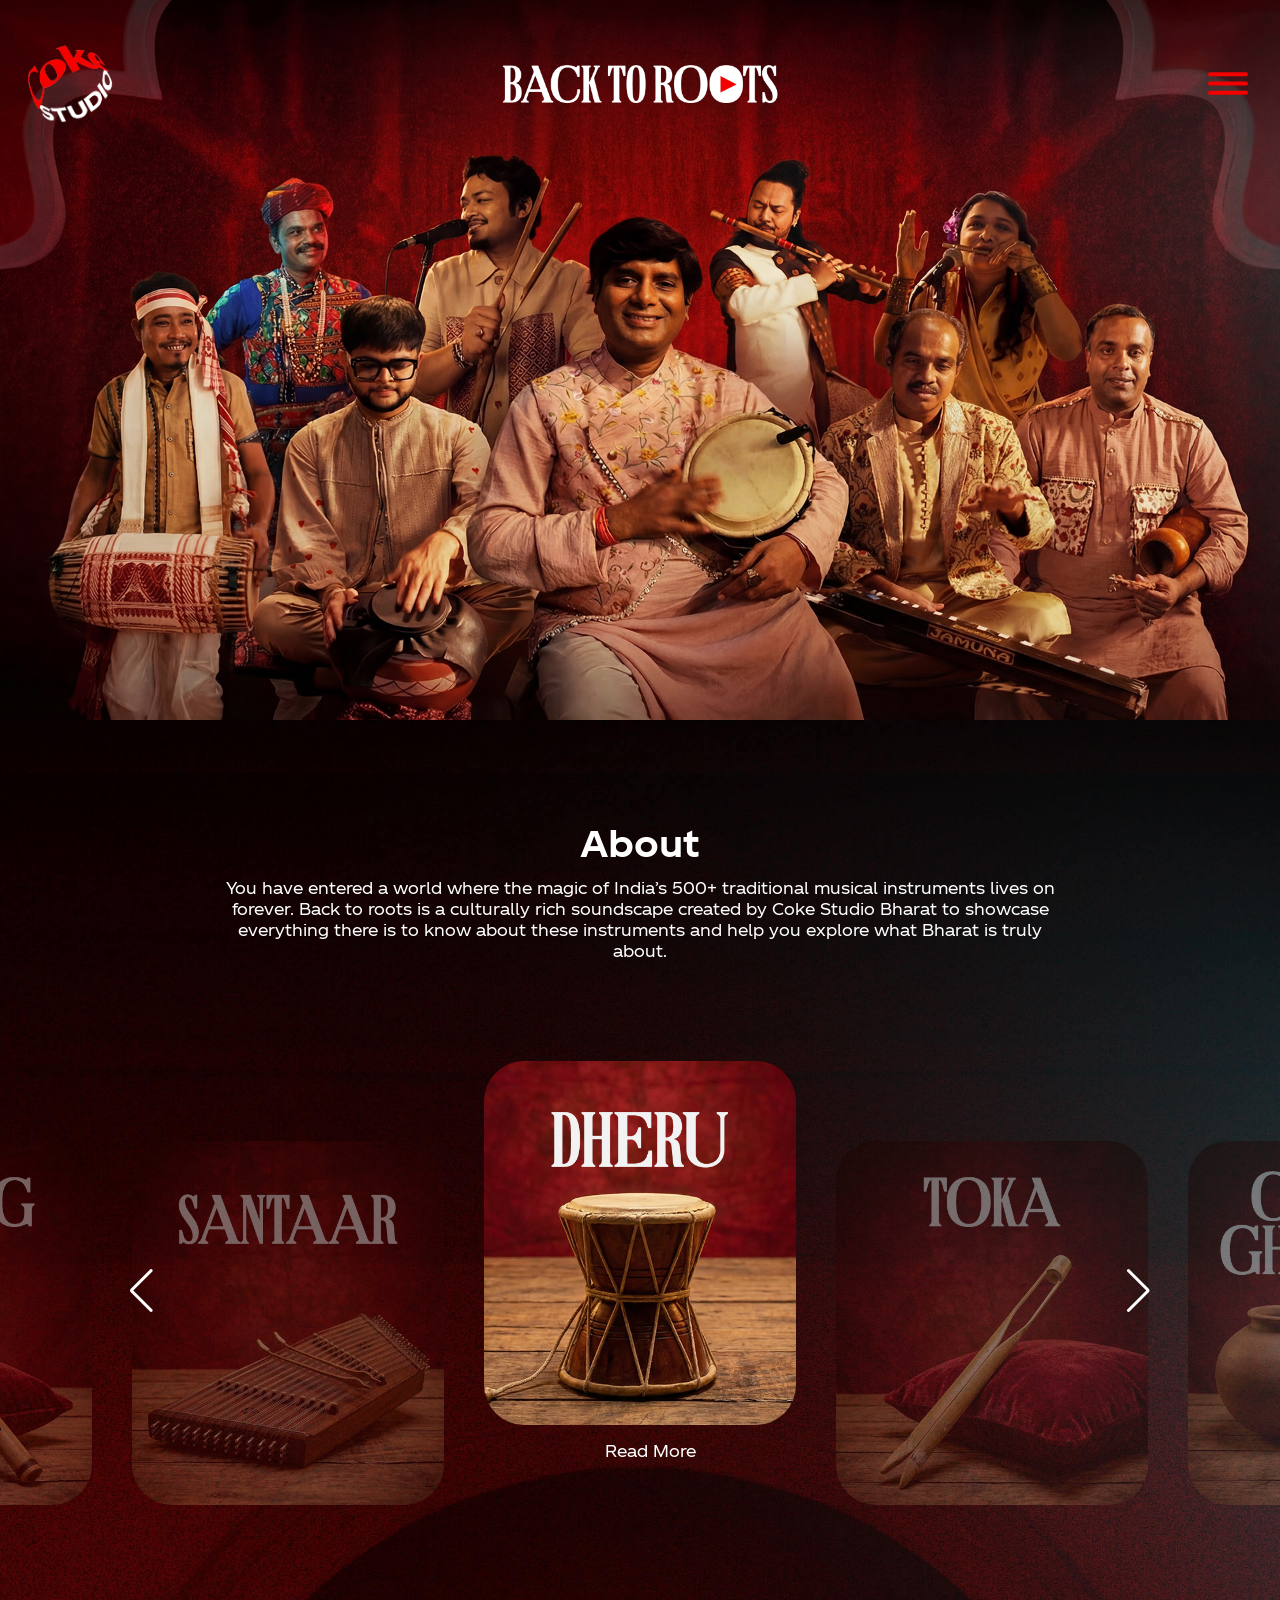
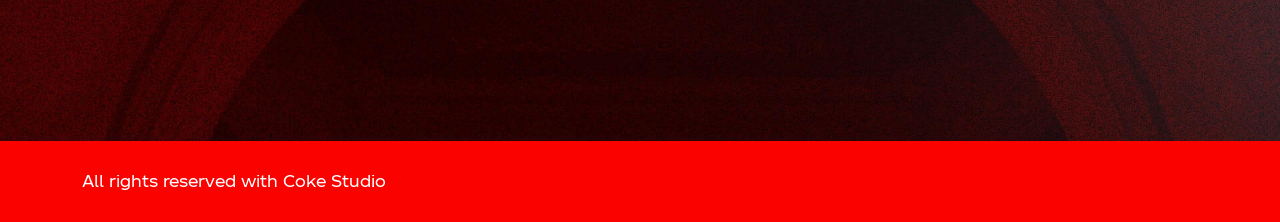
<file: index.html>
<!-- Start: Header -->
<!doctype html>
<html class="no-js" lang="en">

<head>
    <meta charset="utf-8">
    <meta name="description" content="">
    <meta name="viewport" content="width=device-width, initial-scale=1.0">
    <title>Back to Roots</title>
    <link rel="apple-touch-icon" href="apple-touch-icon.png">
    <!-- Place favicon.ico in the root directory -->
    <link rel="shortcut icon" href="images/favicon.ico"> 

    <link rel="stylesheet" href="styles/vendor.css?v=1.0">

    <link rel="stylesheet" href="styles/main.css?v=1.0">

</head>

<body>
<header class="header">
  <div class="container-fluid">
    <div class="d-flex">
      <div class="logo"><a href=""><img src="images/logo.svg" alt=""></a></div>
      <!-- <div class="menu"><a href=""><img src="images/menu.svg" alt=""></a></div> -->
      <div class="dropdown dropdown-menu-end">
        <button type="button" class="" data-bs-toggle="dropdown"></button>
        <ul class="dropdown-menu">
          <li><a class="dropdown-item" href="#">Home</a></li>
          <li><a class="dropdown-item" href="#about">About</a></li>
          <!-- <li><a class="dropdown-item" href="#stories">Stories</a></li>
          <li><a class="dropdown-item" href="#help">Help</a></li> -->
        </ul>
      </div>
    </div>
  </div>
</header>

<div class="banner">
    <div class="title">
        <picture>
            <source media="(min-width:650px)" srcset="images/Back-to-Roots.png">
            <img src="images/Back-to-Roots-Mob.png" alt="banner" class="img-full">
        </picture>
    </div>
    <picture>
        <source media="(min-width:650px)" srcset="images/banner.jpg">
        <img src="images/banner-mob.jpg" alt="banner" class="img-full">
    </picture>
</div>
<div class="body-ctnt">
    <div class="about-us" id="about">
        <div class="container">
            <div class="row justify-content-center">
                <div class="col-md-9">
                    <h2 class="hd2">About</h2>
                    <p class="mb-0">You have entered a world where the magic of India’s 500+ traditional musical instruments lives on forever. Back to roots is a culturally rich soundscape created by Coke Studio Bharat to showcase everything there is to know about these instruments and help you explore what Bharat is truly about.</p>
                </div>
            </div>
        </div>
    </div>
    <div class="tribe-stories" id="stories">
        <div class="swiper mySwiper">
            <div class="swiper-wrapper">
                <div class="swiper-slide"><a href="#" data-modal-target="story-card-deru">
                        <figure><img src="images/card-1.jpg" alt=""></figure>
                        <div class="card-info">
                            <!-- <h3>Deru</h3> -->
                            <p>Read More</p>
                        </div>
                    </a>
                </div>
                <div class="swiper-slide"><a href="#" data-modal-target="story-card-toka">
                        <figure><img src="images/card-2.jpg" alt=""></figure>
                        <div class="card-info">
                            <!-- <h3>Toka</h3> -->
                           <p>Read More</p>
                        </div>
                    </a>
                </div>
                <div class="swiper-slide"><a href="#" data-modal-target="story-card-ghado-ghamelo">
                        <figure><img src="images/card-3.jpg" alt=""></figure>
                        <div class="card-info">
                            <!-- <h3>Ghado Ghamelo</h3> -->
                           <p>Read More</p>
                        </div>
                    </a>
                </div>
                <div class="swiper-slide"><a href="#" data-modal-target="story-card-bugchu">
                        <figure><img src="images/card-4.jpg" alt=""></figure>
                        <div class="card-info">
                            <!-- <h3>Bugchu</h3> -->
                           <p>Read More</p>
                        </div>
                    </a>
                </div>
                <div class="swiper-slide"><a href="#" data-modal-target="story-card-gogona">
                        <figure><img src="images/card-5.jpg" alt=""></figure>
                        <div class="card-info">
                            <!-- <h3>Gogona</h3> -->
                           <p>Read More</p>
                        </div>
                    </a>
                </div>
                <div class="swiper-slide"><a href="#" data-modal-target="story-card-jodia-pava">
                        <figure><img src="images/card-6.jpg" alt=""></figure>
                        <div class="card-info">
                            <!-- <h3>Jodia Pava</h3> -->
                           <p>Read More</p>
                        </div>
                    </a>
                </div>
                <div class="swiper-slide"><a href="#" data-modal-target="story-card-ghada">
                        <figure><img src="images/card-7.jpg" alt=""></figure>
                        <div class="card-info">
                            <!-- <h3>Ghada</h3> -->
                           <p>Read More</p>
                        </div>
                    </a>
                </div>
                <div class="swiper-slide"><a href="#" data-modal-target="story-card-siphung">
                        <figure><img src="images/card-8.jpg" alt=""></figure>
                        <div class="card-info">
                            <!-- <h3>Siphung</h3> -->
                           <p>Read More</p>
                        </div>
                    </a>
                </div>
                <div class="swiper-slide"><a href="#" data-modal-target="story-card-santaar">
                        <figure><img src="images/card-9.jpg" alt=""></figure>
                        <div class="card-info">
                            <!-- <h3>Santaar</h3> -->
                           <p>Read More</p>
                        </div>
                    </a>
                </div>
            </div>
            <div class="swiper-button-next"></div>
            <div class="swiper-button-prev"></div>
        </div>
        <!-- <div class="container text-center">
            <div class="row justify-content-center">
                <div class="col-md-9">
            <h2 class="hd2">Your Instrumental Stories</h2>
            <p class="mb-0">We invite you to preserve the historic rhythms of India by sharing stories of traditional instruments you might know, that deserve to be in the spotlight.</p>
                </div></div>
        </div> -->
    </div>
    <div class="help-tribe" id="help">
        <div class="container">
            <!-- <h2 class="hd2">Help an instrument tell its tale.</h2>
            <p class="mb-0">Know of a forgotten instrument? Let the world hear by telling us about it.</p> -->

        </div>
    </div>
</div>

<div class="modal fade card-modal" id="storyCardModal" tabindex="-1" aria-labelledby="storyCardModalLabel" aria-hidden="true">
    <div class="modal-dialog modal-dialog-centered modal-lg">
        <div class="modal-content">
            <div class="modal-body" id="storyCardModalBody"></div>
        </div>
    </div>
</div>

<div class="story-card-content d-none" id="story-card-deru">
    <button type="button" class="btn-close btn-close-white card-modal-close" data-bs-dismiss="modal" aria-label="Close"></button>
    <div class="row align-items-center g-4">
        <div class="col-md-6">
            <figure class="card-modal-image-wrap mb-0">
                <a href="#" class="play-audio"></a>
                <img src="images/card-1.jpg" alt="Deru" class="img-full">
            </figure>
            <audio id="deru-audio" src="audio/Deru.mp3"></audio>
        </div>
        <div class="col-md-6">
            <div class="card-modal-copy">
                <h2 class="hd3">Dheru</h2>
                <p class="mb-0">A traditional hourglass shaped percussion drum from North Indian folk music, especially Rajasthan and Haryana, played in ritual and folk song ensembles to create deep rhythmic beats. It’s deep and punchy drum sounds were used to create dynamic rhythms in Coke Studio’s song <a href="https://www.youtube.com/watch?v=s0bJkT5EyTc&list=RDs0bJkT5EyTc&start_radio=1" target="_blank">Ishq Bawla</a> that was released on 18 June 2025.</p>
            </div>
        </div>
    </div>
</div>
<div class="story-card-content d-none" id="story-card-toka">
    <button type="button" class="btn-close btn-close-white card-modal-close" data-bs-dismiss="modal" aria-label="Close"></button>
    <div class="row align-items-center g-4">
        <div class="col-md-6">
            <figure class="card-modal-image-wrap mb-0">
                <a href="#" class="play-audio"></a>
                <img src="images/card-2.jpg" alt="Toka" class="img-full">
            </figure>
            <audio id="toka-audio" src="audio/Toka.mp3"></audio>
        </div>
        <div class="col-md-6">
            <div class="card-modal-copy">
                <h2 class="hd3">Toka</h2>
                <p class="mb-0">A bamboo clapper instrument from Assam, played by striking its split ends together to create sharp, rhythmic beats. It adds a bright, percussive layer to traditional folk music. Toka was used to add energy and drive to the rhythm of Coke Studio’s song <a href="https://www.youtube.com/watch?v=O_H2xVrCVKk&list=RDO_H2xVrCVKk&start_radio=1" target="_blank">Holo Lolo</a> that was released on 26 March 2025.</p>
            </div>
        </div>

    </div>
</div>
<div class="story-card-content d-none" id="story-card-ghado-ghamelo">
    <button type="button" class="btn-close btn-close-white card-modal-close" data-bs-dismiss="modal" aria-label="Close"></button>
    <div class="row align-items-center g-4">
        <div class="col-md-6">
            <figure class="card-modal-image-wrap mb-0">
                <a href="#" class="play-audio"></a>
                <img src="images/card-3.jpg" alt="Ghado Ghamelo" class="img-full">
            </figure>
            <audio id="ghado-ghamelo-audio" src="audio/GhadoGhamelo.mp3"></audio>
        </div>
        <div class="col-md-6">
            <div class="card-modal-copy">
                <h2 class="hd3">Ghado Ghamelo</h2>
                <p class="mb-0">A traditional paired percussion instrument from Kutch, Gujarat, made of metal or clay pots. Played by striking the pots together or with sticks, it creates lively, rhythmic beats that enhance a song’s folk rhythm and make it sound more organic and culturally rich as heard in Coke Studio’s song <a href="https://www.youtube.com/watch?v=Tfq1HDteETY&list=RDTfq1HDteETY&start_radio=1" target="_blank">Meetha Khaara</a> that was released on 9 September 2025.</p>
            </div>
        </div>
    </div>
</div>
<div class="story-card-content d-none" id="story-card-bugchu">
    <button type="button" class="btn-close btn-close-white card-modal-close" data-bs-dismiss="modal" aria-label="Close"></button>
    <div class="row align-items-center g-4">
        <div class="col-md-6">
            <figure class="card-modal-image-wrap mb-0">
                <a href="#" class="play-audio"></a>
                <img src="images/card-4.jpg" alt="Bugchu" class="img-full">
            </figure>
            <audio id="bugchu-audio" src="audio/Bugchu.mp3"></audio>
        </div>
        <div class="col-md-6">
            <div class="card-modal-copy">
                <h2 class="hd3">Bugchu</h2>
                <p class="mb-0">A small one-string folk instrument from Punjab, played by pulling a string to create a rhythmic, twangy sound. It’s commonly used in lively dance forms like Bhangra and adds an energetic, playful vibe to folk music. The lively and raw texture in Coke Studio’s song <a href="https://www.youtube.com/watch?v=s0bJkT5EyTc&list=RDs0bJkT5EyTc&start_radio=1" target="_blank">Ishq Bawla</a> came from the distinctive tone of this instrument.</p>
            </div>
        </div>
    </div>
</div>
<div class="story-card-content d-none" id="story-card-gogona">
    <button type="button" class="btn-close btn-close-white card-modal-close" data-bs-dismiss="modal" aria-label="Close"></button>
    <div class="row align-items-center g-4">
        <div class="col-md-6">
            <figure class="card-modal-image-wrap mb-0">
                <a href="#" class="play-audio"></a>
                <img src="images/card-5.jpg" alt="Gogona" class="img-full">
            </figure>
            <audio id="gogona-audio" src="audio/Gogona.mp3"></audio>
        </div>
        <div class="col-md-6">
            <div class="card-modal-copy">
                <h2 class="hd3">Gogona</h2>
                <p class="mb-0">A bamboo jaw harp central to Assamese folk, especially in Bihu celebrations, producing a buzzing melody. The percussive melody and folk flavour in Coke Studio’s song <a href="https://www.youtube.com/watch?v=O_H2xVrCVKk&list=RDO_H2xVrCVKk&start_radio=1" target="_blank">Holo Lolo</a> came from this instrument.</p>
            </div>
        </div>
    </div>
</div>
<div class="story-card-content d-none" id="story-card-jodia-pava">
    <button type="button" class="btn-close btn-close-white card-modal-close" data-bs-dismiss="modal" aria-label="Close"></button>
    <div class="row align-items-center g-4">
        <div class="col-md-6">
            <figure class="card-modal-image-wrap mb-0">
                <a href="#" class="play-audio"></a>
                <img src="images/card-6.jpg" alt="Jodia Pava" class="img-full">
            </figure>
            <audio id="jodia-pava-audio" src="audio/JodiaPava.mp3"></audio>
        </div>
        <div class="col-md-6">
            <div class="card-modal-copy">
                <h2 class="hd3">Jodia Pava</h2>
                <p class="mb-0">Featured in Coke Studio’s song <a href="https://www.youtube.com/watch?v=Tfq1HDteETY&list=RDTfq1HDteETY&start_radio=1" target="_blank">Meetha Khaara</a>, Jodia Pava is a traditional folk instrument strongly associated with the Kutch region of Gujarat. It is a distinctive double flute wind instrument where two flutes are played simultaneously — one providing a continuous drone and the other carrying the melody.</p>
            </div>
        </div>
    </div>
</div>
<div class="story-card-content d-none" id="story-card-ghada">
    <button type="button" class="btn-close btn-close-white card-modal-close" data-bs-dismiss="modal" aria-label="Close"></button>
    <div class="row align-items-center g-4">
        <div class="col-md-6">
            <figure class="card-modal-image-wrap mb-0">
                <a href="#" class="play-audio"></a>
                <img src="images/card-7.jpg" alt="Ghada" class="img-full">
            </figure>
            <audio id="ghada-audio" src="audio/Ghada.mp3"></audio>
        </div>
        <div class="col-md-6">
            <div class="card-modal-copy">
                <h2 class="hd3">Ghada</h2>
                <p class="mb-0">A simple clay pot used as a musical instrument in Indian folk traditions, played by tapping and striking to create rhythmic beats. It’s warm and earthy beats gave a grounded feel to Coke Studio’s song <a href="https://www.youtube.com/watch?v=s0bJkT5EyTc&list=RDs0bJkT5EyTc&start_radio=1" target="_blank">Ishq Bawla</a>.</p>
            </div>
        </div>
    </div>
</div>
<div class="story-card-content d-none" id="story-card-siphung">
    <button type="button" class="btn-close btn-close-white card-modal-close" data-bs-dismiss="modal" aria-label="Close"></button>
    <div class="row align-items-center g-4">
        <div class="col-md-6">
            <figure class="card-modal-image-wrap mb-0">
                <a href="#" class="play-audio"></a>
                <img src="images/card-8.jpg" alt="Siphung" class="img-full">
            </figure>
            <audio id="siphung-audio" src="audio/Siphung.mp3"></audio>
        </div>
        <div class="col-md-6">
            <div class="card-modal-copy">
                <h2 class="hd3">Siphung</h2>
                <p class="mb-0">A traditional bamboo flute from Assam and Northeast India, known for its airy, melodic voice in folk melodies. The Siphung lends lyrical textures that enriched Coke Studio’s song <a href="https://www.youtube.com/watch?v=O_H2xVrCVKk&list=RDO_H2xVrCVKk&start_radio=1" target="_blank">Holo Lolo</a> with a serene folk infused vibe.</p>
            </div>
        </div>
    </div>
</div>
<div class="story-card-content d-none" id="story-card-santaar">
    <button type="button" class="btn-close btn-close-white card-modal-close" data-bs-dismiss="modal" aria-label="Close"></button>
    <div class="row align-items-center g-4">
        <div class="col-md-6">
            <figure class="card-modal-image-wrap mb-0">
                <a href="#" class="play-audio"></a>
                <img src="images/card-9.jpg" alt="Santaar" class="img-full">
            </figure>
            <audio id="santaar-audio" src="audio/Santaar.mp3"></audio>
        </div>
        <div class="col-md-6">
            <div class="card-modal-copy">
                <h2 class="hd3">Santaar</h2>
                <p class="mb-0">A traditional stringed percussion instrument from Kutch, Gujarat, made of wooden or metal components and played by striking or plucking to produce rhythmic and melodic tones. It is commonly used in folk music to accompany dances and songs, adding a lively, resonant texture. Coke Studio’s song <a href="https://www.youtube.com/watch?v=Tfq1HDteETY&list=RDTfq1HDteETY&start_radio=1" target="_blank">Meetha Khaara</a> had a richer, more immersive folk feel, thanks to this instrument.</p>
            </div>
        </div>
    </div>
</div>

<!-- Start: Footer -->
  <footer class="footer">
    <div class="container">
        All rights reserved with Coke Studio
    </div>
</footer>
  <!-- bower:js -->

<script src="scripts/jquery.js"></script>

<script src="scripts/vendor.js"></script>


<script src="scripts/main.js?ver=1.0"></script>



</body>

</html> 
<!--end-->
</file>
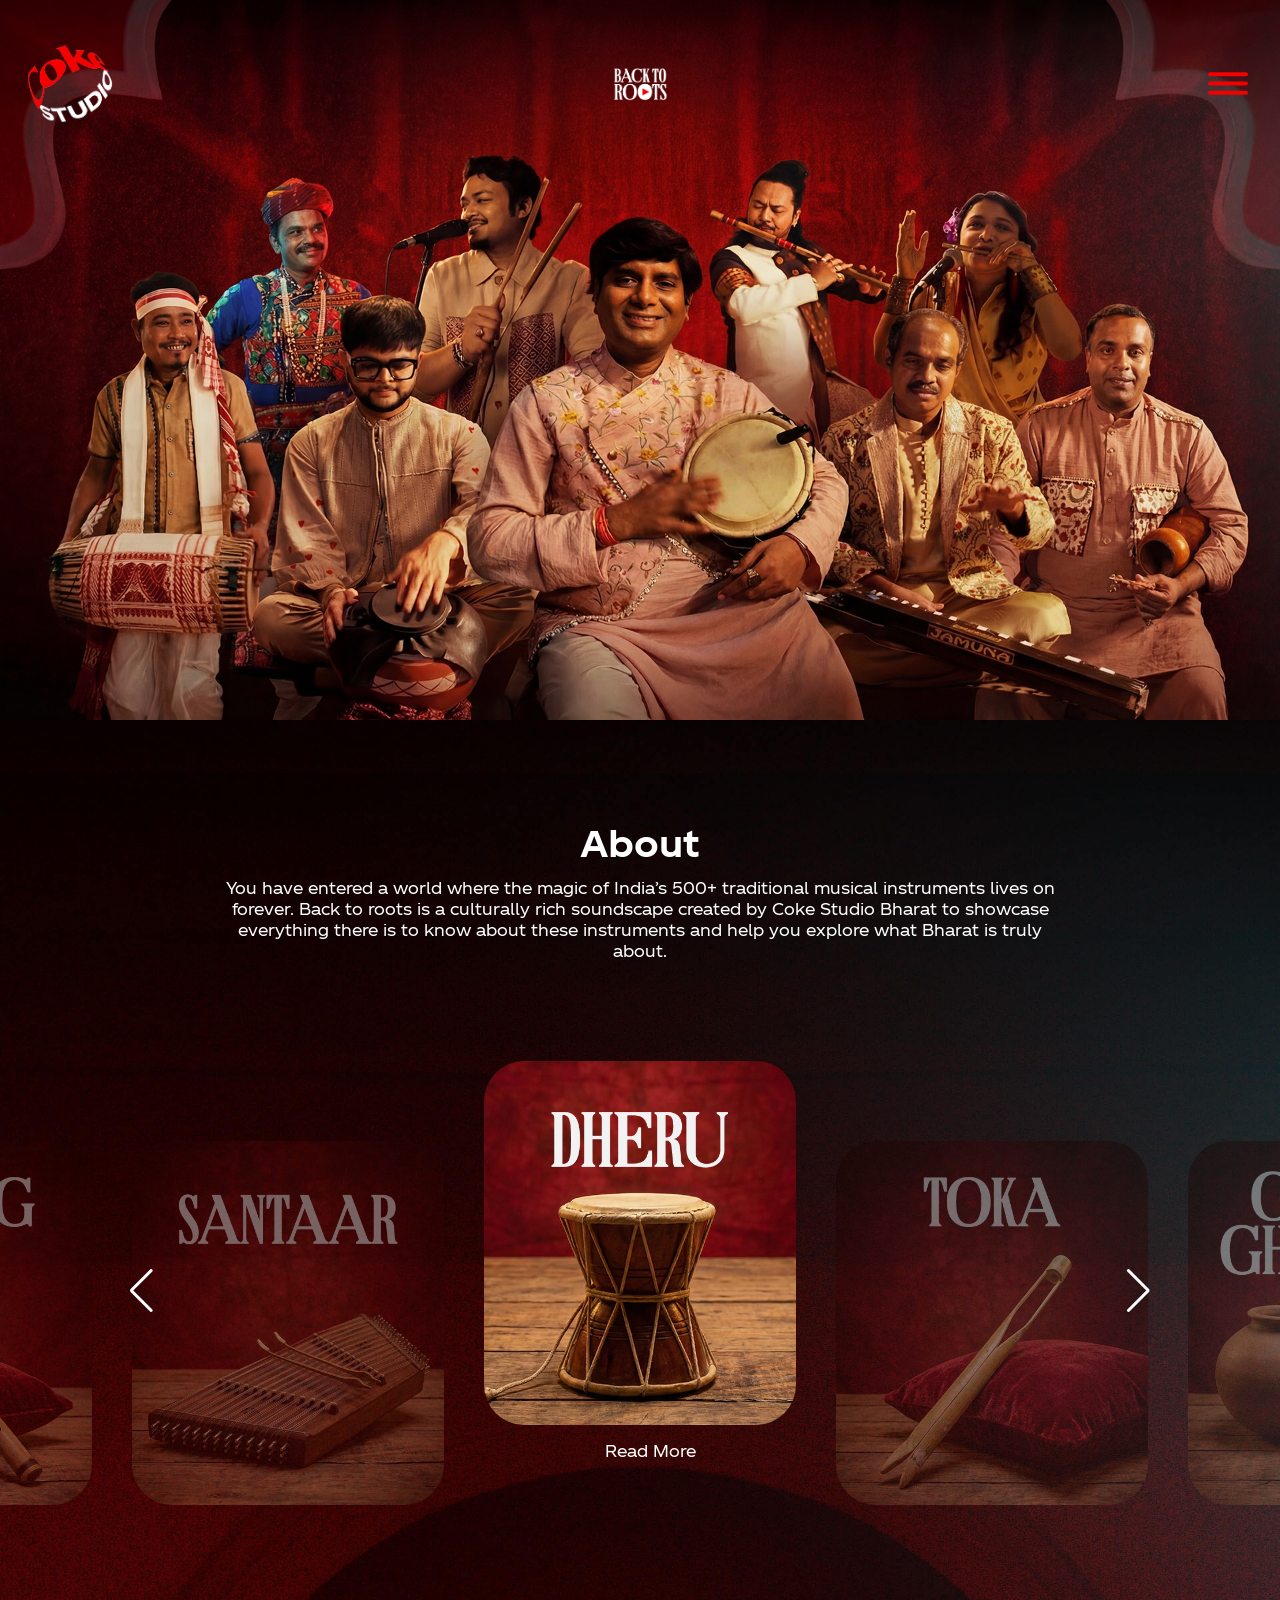
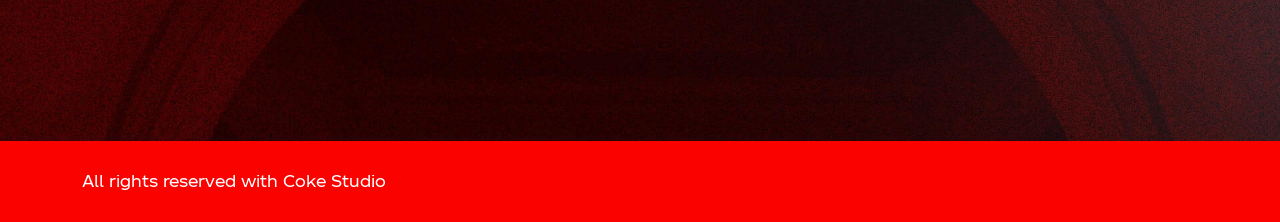
<file: home-page.html>
<!-- Start: Header -->
<!doctype html>
<html class="no-js" lang="en">

<head>
    <meta charset="utf-8">
    <meta name="description" content="">
    <meta name="viewport" content="width=device-width, initial-scale=1.0">
    <title>Back to Roots</title>
    <link rel="apple-touch-icon" href="apple-touch-icon.png">
    <!-- Place favicon.ico in the root directory -->
    <link rel="shortcut icon" href="images/favicon.ico"> 

    <link rel="stylesheet" href="styles/vendor.css">

    <link rel="stylesheet" href="styles/main.css">

</head>

<body>
<header class="header">
  <div class="container-fluid">
    <div class="d-flex">
      <div class="logo"><a href=""><img src="images/logo.svg" alt=""></a></div>
      <!-- <div class="menu"><a href=""><img src="images/menu.svg" alt=""></a></div> -->
      <div class="dropdown dropdown-menu-end">
        <button type="button" class="" data-bs-toggle="dropdown"></button>
        <ul class="dropdown-menu">
          <li><a class="dropdown-item" href="#">Home</a></li>
          <li><a class="dropdown-item" href="#about">About</a></li>
          <!-- <li><a class="dropdown-item" href="#stories">Stories</a></li>
          <li><a class="dropdown-item" href="#help">Help</a></li> -->
        </ul>
      </div>
    </div>
  </div>
</header>

<div class="banner">
    <div class="title">
        <picture>
            <source media="(min-width:650px)" srcset="images/Back-to-Roots.png">
            <img src="images/Back-to-Roots-Mob.png" alt="banner" class="img-full">
        </picture>
    </div>
    <picture>
        <source media="(min-width:650px)" srcset="images/banner.jpg">
        <img src="images/banner-mob.jpg" alt="banner" class="img-full">
    </picture>
</div>
<div class="body-ctnt">
    <div class="about-us" id="about">
        <div class="container">
            <div class="row justify-content-center">
                <div class="col-md-9">
                    <h2 class="hd2">About</h2>
                    <p class="mb-0">You have entered a world where the magic of India’s 500+ traditional musical instruments lives on forever. Back to roots is a culturally rich soundscape created by Coke Studio Bharat to showcase everything there is to know about these instruments and help you explore what Bharat is truly about.</p>
                </div>
            </div>
        </div>
    </div>
    <div class="tribe-stories" id="stories">
        <div class="swiper mySwiper">
            <div class="swiper-wrapper">
                <div class="swiper-slide"><a href="#" data-modal-target="story-card-deru">
                        <figure><img src="images/card-1.jpg" alt=""></figure>
                        <div class="card-info">
                            <!-- <h3>Deru</h3> -->
                            <p>Read More</p>
                        </div>
                    </a>
                </div>
                <div class="swiper-slide"><a href="#" data-modal-target="story-card-toka">
                        <figure><img src="images/card-2.jpg" alt=""></figure>
                        <div class="card-info">
                            <!-- <h3>Toka</h3> -->
                           <p>Read More</p>
                        </div>
                    </a>
                </div>
                <div class="swiper-slide"><a href="#" data-modal-target="story-card-ghado-ghamelo">
                        <figure><img src="images/card-3.jpg" alt=""></figure>
                        <div class="card-info">
                            <!-- <h3>Ghado Ghamelo</h3> -->
                           <p>Read More</p>
                        </div>
                    </a>
                </div>
                <div class="swiper-slide"><a href="#" data-modal-target="story-card-bugchu">
                        <figure><img src="images/card-4.jpg" alt=""></figure>
                        <div class="card-info">
                            <!-- <h3>Bugchu</h3> -->
                           <p>Read More</p>
                        </div>
                    </a>
                </div>
                <div class="swiper-slide"><a href="#" data-modal-target="story-card-gogona">
                        <figure><img src="images/card-5.jpg" alt=""></figure>
                        <div class="card-info">
                            <!-- <h3>Gogona</h3> -->
                           <p>Read More</p>
                        </div>
                    </a>
                </div>
                <div class="swiper-slide"><a href="#" data-modal-target="story-card-jodia-pava">
                        <figure><img src="images/card-6.jpg" alt=""></figure>
                        <div class="card-info">
                            <!-- <h3>Jodia Pava</h3> -->
                           <p>Read More</p>
                        </div>
                    </a>
                </div>
                <div class="swiper-slide"><a href="#" data-modal-target="story-card-ghada">
                        <figure><img src="images/card-7.jpg" alt=""></figure>
                        <div class="card-info">
                            <!-- <h3>Ghada</h3> -->
                           <p>Read More</p>
                        </div>
                    </a>
                </div>
                <div class="swiper-slide"><a href="#" data-modal-target="story-card-siphung">
                        <figure><img src="images/card-8.jpg" alt=""></figure>
                        <div class="card-info">
                            <!-- <h3>Siphung</h3> -->
                           <p>Read More</p>
                        </div>
                    </a>
                </div>
                <div class="swiper-slide"><a href="#" data-modal-target="story-card-santaar">
                        <figure><img src="images/card-9.jpg" alt=""></figure>
                        <div class="card-info">
                            <!-- <h3>Santaar</h3> -->
                           <p>Read More</p>
                        </div>
                    </a>
                </div>
            </div>
            <div class="swiper-button-next"></div>
            <div class="swiper-button-prev"></div>
        </div>
        <!-- <div class="container text-center">
            <div class="row justify-content-center">
                <div class="col-md-9">
            <h2 class="hd2">Your Instrumental Stories</h2>
            <p class="mb-0">We invite you to preserve the historic rhythms of India by sharing stories of traditional instruments you might know, that deserve to be in the spotlight.</p>
                </div></div>
        </div> -->
    </div>
    <div class="help-tribe" id="help">
        <div class="container">
            <!-- <h2 class="hd2">Help an instrument tell its tale.</h2>
            <p class="mb-0">Know of a forgotten instrument? Let the world hear by telling us about it.</p> -->

        </div>
    </div>
</div>

<div class="modal fade card-modal" id="storyCardModal" tabindex="-1" aria-labelledby="storyCardModalLabel" aria-hidden="true">
    <div class="modal-dialog modal-dialog-centered modal-lg">
        <div class="modal-content">
            <div class="modal-body" id="storyCardModalBody"></div>
        </div>
    </div>
</div>

<div class="story-card-content d-none" id="story-card-deru">
    <button type="button" class="btn-close btn-close-white card-modal-close" data-bs-dismiss="modal" aria-label="Close"></button>
    <div class="row align-items-center g-4">
        <div class="col-md-6">
            <figure class="card-modal-image-wrap mb-0">
                <a href="#" class="play-audio"></a>
                <img src="images/card-1.jpg" alt="Deru" class="img-full">
            </figure>
            <audio id="deru-audio" src="audio/Deru.mp3"></audio>
        </div>
        <div class="col-md-6">
            <div class="card-modal-copy">
                <h2 class="hd3">Dheru</h2>
                <p class="mb-0">A traditional hourglass shaped percussion drum from North Indian folk music, especially Rajasthan and Haryana, played in ritual and folk song ensembles to create deep rhythmic beats. It’s deep and punchy drum sounds were used to create dynamic rhythms in Coke Studio’s song <a href="https://www.youtube.com/watch?v=s0bJkT5EyTc&list=RDs0bJkT5EyTc&start_radio=1" target="_blank">Ishq Bawla</a> that was released on 18 June 2025.</p>
            </div>
        </div>
    </div>
</div>
<div class="story-card-content d-none" id="story-card-toka">
    <button type="button" class="btn-close btn-close-white card-modal-close" data-bs-dismiss="modal" aria-label="Close"></button>
    <div class="row align-items-center g-4">
        <div class="col-md-6">
            <figure class="card-modal-image-wrap mb-0">
                <a href="#" class="play-audio"></a>
                <img src="images/card-2.jpg" alt="Toka" class="img-full">
            </figure>
            <audio id="toka-audio" src="audio/Toka.mp3"></audio>
        </div>
        <div class="col-md-6">
            <div class="card-modal-copy">
                <h2 class="hd3">Toka</h2>
                <p class="mb-0">A bamboo clapper instrument from Assam, played by striking its split ends together to create sharp, rhythmic beats. It adds a bright, percussive layer to traditional folk music. Toka was used to add energy and drive to the rhythm of Coke Studio’s song <a href="https://www.youtube.com/watch?v=O_H2xVrCVKk&list=RDO_H2xVrCVKk&start_radio=1" target="_blank">Holo Lolo</a> that was released on 26 March 2025.</p>
            </div>
        </div>

    </div>
</div>
<div class="story-card-content d-none" id="story-card-ghado-ghamelo">
    <button type="button" class="btn-close btn-close-white card-modal-close" data-bs-dismiss="modal" aria-label="Close"></button>
    <div class="row align-items-center g-4">
        <div class="col-md-6">
            <figure class="card-modal-image-wrap mb-0">
                <a href="#" class="play-audio"></a>
                <img src="images/card-3.jpg" alt="Ghado Ghamelo" class="img-full">
            </figure>
            <audio id="ghado-ghamelo-audio" src="audio/GhadoGhamelo.mp3"></audio>
        </div>
        <div class="col-md-6">
            <div class="card-modal-copy">
                <h2 class="hd3">Ghado Ghamelo</h2>
                <p class="mb-0">A traditional paired percussion instrument from Kutch, Gujarat, made of metal or clay pots. Played by striking the pots together or with sticks, it creates lively, rhythmic beats that enhance a song’s folk rhythm and make it sound more organic and culturally rich as heard in Coke Studio’s song <a href="https://www.youtube.com/watch?v=Tfq1HDteETY&list=RDTfq1HDteETY&start_radio=1" target="_blank">Meetha Khaara</a> that was released on 9 September 2025.</p>
            </div>
        </div>
    </div>
</div>
<div class="story-card-content d-none" id="story-card-bugchu">
    <button type="button" class="btn-close btn-close-white card-modal-close" data-bs-dismiss="modal" aria-label="Close"></button>
    <div class="row align-items-center g-4">
        <div class="col-md-6">
            <figure class="card-modal-image-wrap mb-0">
                <a href="#" class="play-audio"></a>
                <img src="images/card-4.jpg" alt="Bugchu" class="img-full">
            </figure>
            <audio id="bugchu-audio" src="audio/Bugchu.mp3"></audio>
        </div>
        <div class="col-md-6">
            <div class="card-modal-copy">
                <h2 class="hd3">Bugchu</h2>
                <p class="mb-0">A small one-string folk instrument from Punjab, played by pulling a string to create a rhythmic, twangy sound. It’s commonly used in lively dance forms like Bhangra and adds an energetic, playful vibe to folk music. The lively and raw texture in Coke Studio’s song <a href="https://www.youtube.com/watch?v=s0bJkT5EyTc&list=RDs0bJkT5EyTc&start_radio=1" target="_blank">Ishq Bawla</a> came from the distinctive tone of this instrument.</p>
            </div>
        </div>
    </div>
</div>
<div class="story-card-content d-none" id="story-card-gogona">
    <button type="button" class="btn-close btn-close-white card-modal-close" data-bs-dismiss="modal" aria-label="Close"></button>
    <div class="row align-items-center g-4">
        <div class="col-md-6">
            <figure class="card-modal-image-wrap mb-0">
                <a href="#" class="play-audio"></a>
                <img src="images/card-5.jpg" alt="Gogona" class="img-full">
            </figure>
            <audio id="gogona-audio" src="audio/Gogona.mp3"></audio>
        </div>
        <div class="col-md-6">
            <div class="card-modal-copy">
                <h2 class="hd3">Gogona</h2>
                <p class="mb-0">A bamboo jaw harp central to Assamese folk, especially in Bihu celebrations, producing a buzzing melody. The percussive melody and folk flavour in Coke Studio’s song <a href="https://www.youtube.com/watch?v=O_H2xVrCVKk&list=RDO_H2xVrCVKk&start_radio=1" target="_blank">Holo Lolo</a> came from this instrument.</p>
            </div>
        </div>
    </div>
</div>
<div class="story-card-content d-none" id="story-card-jodia-pava">
    <button type="button" class="btn-close btn-close-white card-modal-close" data-bs-dismiss="modal" aria-label="Close"></button>
    <div class="row align-items-center g-4">
        <div class="col-md-6">
            <figure class="card-modal-image-wrap mb-0">
                <a href="#" class="play-audio"></a>
                <img src="images/card-6.jpg" alt="Jodia Pava" class="img-full">
            </figure>
            <audio id="jodia-pava-audio" src="audio/JodiaPava.mp3"></audio>
        </div>
        <div class="col-md-6">
            <div class="card-modal-copy">
                <h2 class="hd3">Jodia Pava</h2>
                <p class="mb-0">Featured in Coke Studio’s song <a href="https://www.youtube.com/watch?v=Tfq1HDteETY&list=RDTfq1HDteETY&start_radio=1" target="_blank">Meetha Khaara</a>, Jodia Pava is a traditional folk instrument strongly associated with the Kutch region of Gujarat. It is a distinctive double flute wind instrument where two flutes are played simultaneously — one providing a continuous drone and the other carrying the melody.</p>
            </div>
        </div>
    </div>
</div>
<div class="story-card-content d-none" id="story-card-ghada">
    <button type="button" class="btn-close btn-close-white card-modal-close" data-bs-dismiss="modal" aria-label="Close"></button>
    <div class="row align-items-center g-4">
        <div class="col-md-6">
            <figure class="card-modal-image-wrap mb-0">
                <a href="#" class="play-audio"></a>
                <img src="images/card-7.jpg" alt="Ghada" class="img-full">
            </figure>
            <audio id="ghada-audio" src="audio/Ghada.mp3"></audio>
        </div>
        <div class="col-md-6">
            <div class="card-modal-copy">
                <h2 class="hd3">Ghada</h2>
                <p class="mb-0">A simple clay pot used as a musical instrument in Indian folk traditions, played by tapping and striking to create rhythmic beats. It’s warm and earthy beats gave a grounded feel to Coke Studio’s song <a href="https://www.youtube.com/watch?v=s0bJkT5EyTc&list=RDs0bJkT5EyTc&start_radio=1" target="_blank">Ishq Bawla</a>.</p>
            </div>
        </div>
    </div>
</div>
<div class="story-card-content d-none" id="story-card-siphung">
    <button type="button" class="btn-close btn-close-white card-modal-close" data-bs-dismiss="modal" aria-label="Close"></button>
    <div class="row align-items-center g-4">
        <div class="col-md-6">
            <figure class="card-modal-image-wrap mb-0">
                <a href="#" class="play-audio"></a>
                <img src="images/card-8.jpg" alt="Siphung" class="img-full">
            </figure>
            <audio id="siphung-audio" src="audio/Siphung.mp3"></audio>
        </div>
        <div class="col-md-6">
            <div class="card-modal-copy">
                <h2 class="hd3">Siphung</h2>
                <p class="mb-0">A traditional bamboo flute from Assam and Northeast India, known for its airy, melodic voice in folk melodies. The Siphung lends lyrical textures that enriched Coke Studio’s song <a href="https://www.youtube.com/watch?v=O_H2xVrCVKk&list=RDO_H2xVrCVKk&start_radio=1" target="_blank">Holo Lolo</a> with a serene folk infused vibe.</p>
            </div>
        </div>
    </div>
</div>
<div class="story-card-content d-none" id="story-card-santaar">
    <button type="button" class="btn-close btn-close-white card-modal-close" data-bs-dismiss="modal" aria-label="Close"></button>
    <div class="row align-items-center g-4">
        <div class="col-md-6">
            <figure class="card-modal-image-wrap mb-0">
                <a href="#" class="play-audio"></a>
                <img src="images/card-9.jpg" alt="Santaar" class="img-full">
            </figure>
            <audio id="santaar-audio" src="audio/Santaar.mp3"></audio>
        </div>
        <div class="col-md-6">
            <div class="card-modal-copy">
                <h2 class="hd3">Santaar</h2>
                <p class="mb-0">A traditional stringed percussion instrument from Kutch, Gujarat, made of wooden or metal components and played by striking or plucking to produce rhythmic and melodic tones. It is commonly used in folk music to accompany dances and songs, adding a lively, resonant texture. Coke Studio’s song <a href="https://www.youtube.com/watch?v=Tfq1HDteETY&list=RDTfq1HDteETY&start_radio=1" target="_blank">Meetha Khaara</a> had a richer, more immersive folk feel, thanks to this instrument.</p>
            </div>
        </div>
    </div>
</div>

<!-- Start: Footer -->
  <footer class="footer">
    <div class="container">
        All rights reserved with Coke Studio
    </div>
</footer>
  <!-- bower:js -->

<script src="scripts/jquery.js"></script>

<script src="scripts/vendor.js"></script>


<script src="scripts/main.js"></script>



</body>

</html> 
<!--end-->
</file>
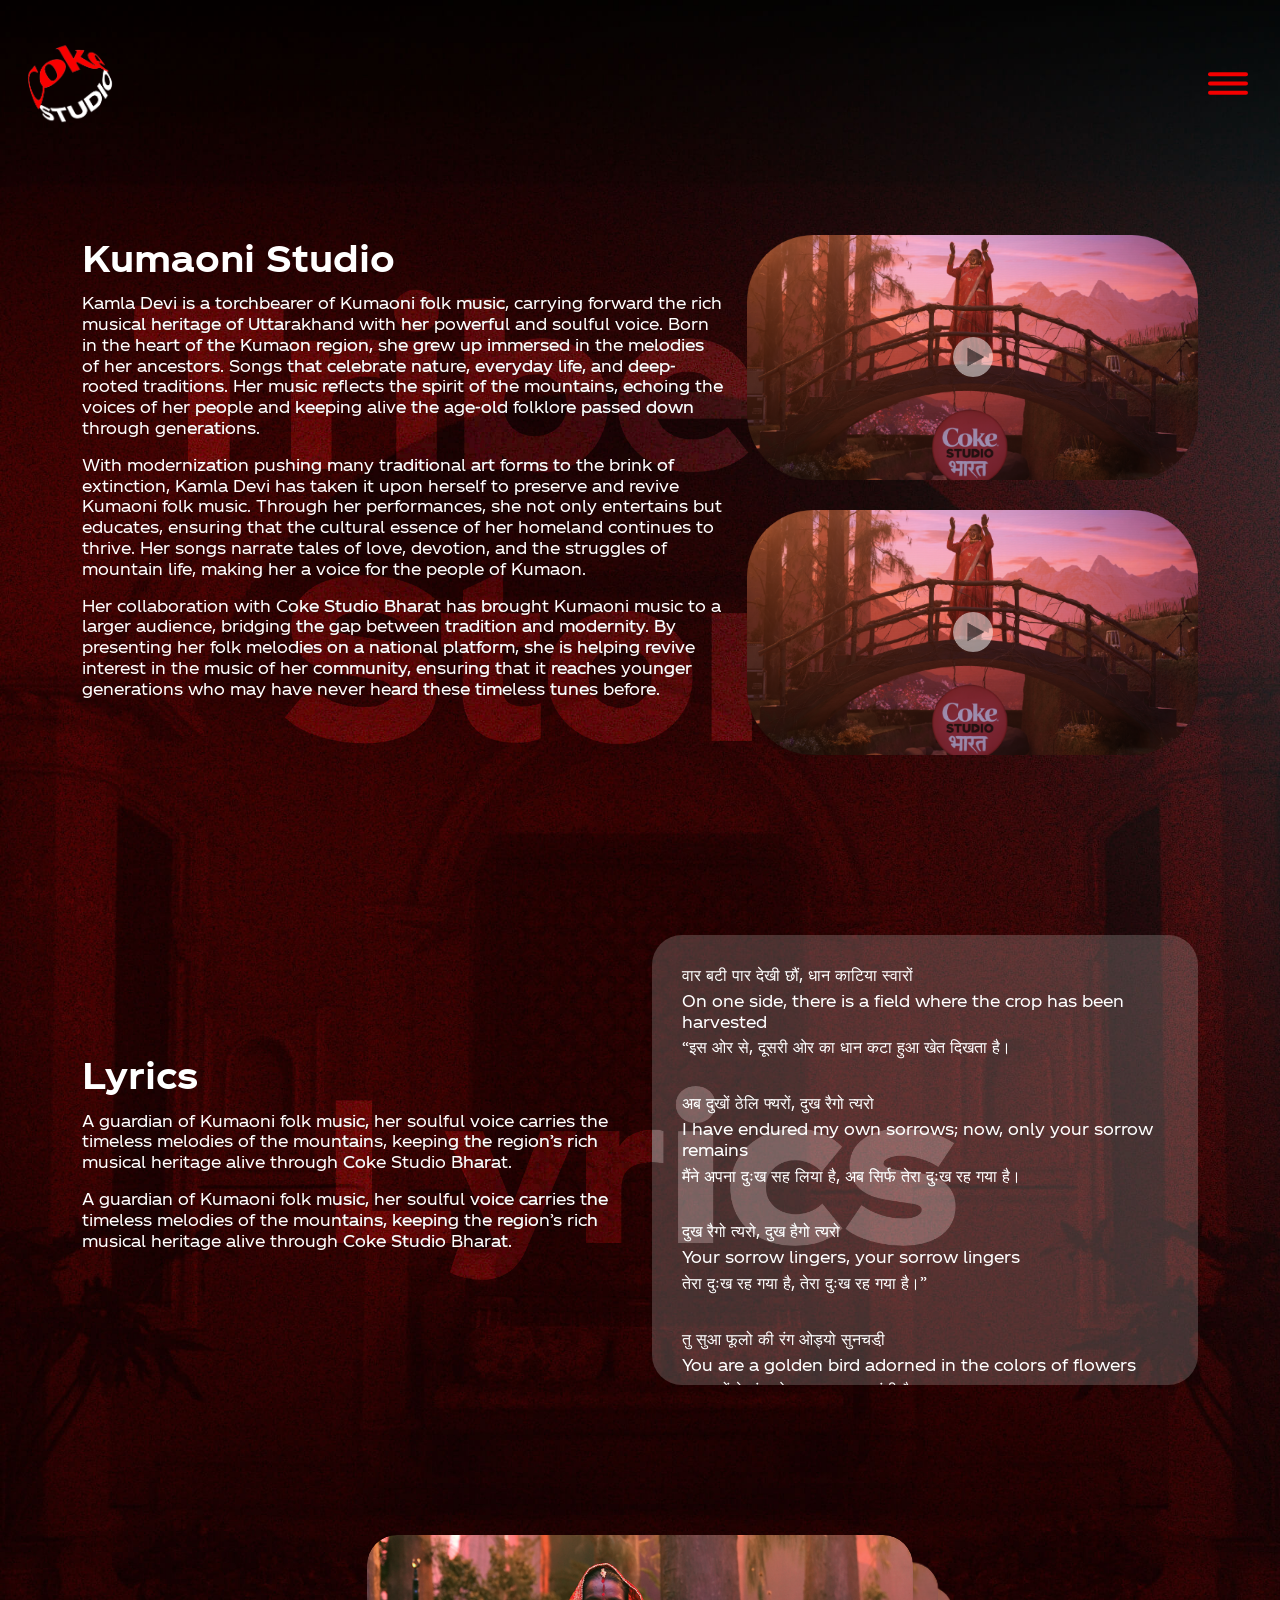
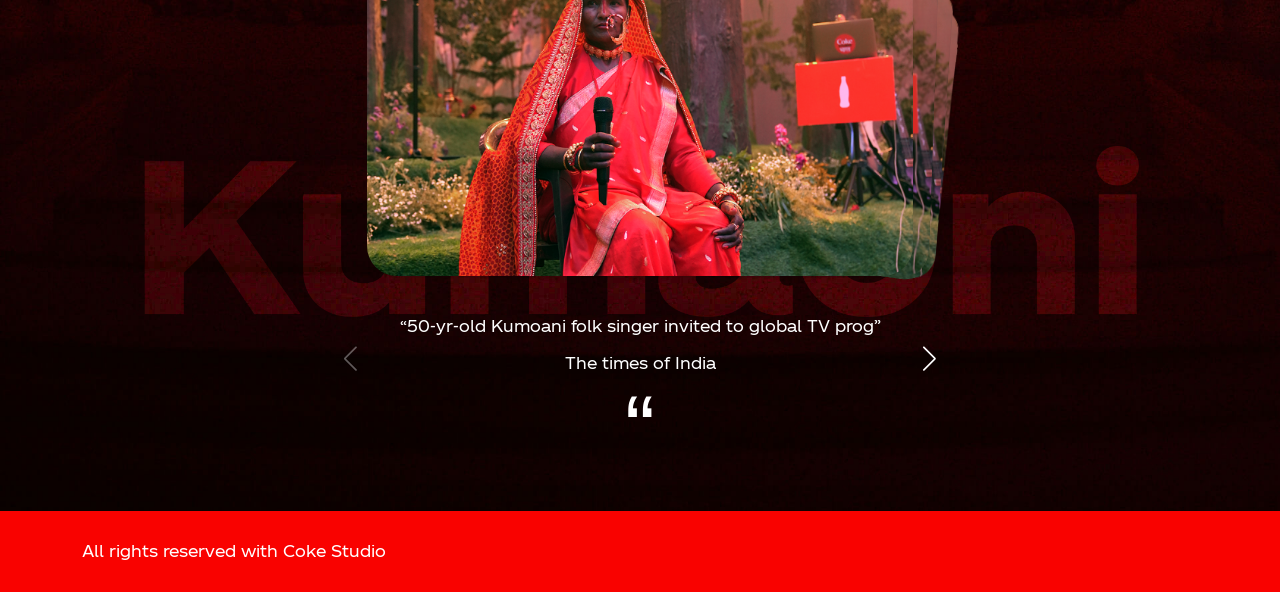
<file: stories-page.html>
<!-- Start: Header -->
<!doctype html>
<html class="no-js" lang="en">

<head>
    <meta charset="utf-8">
    <meta name="description" content="">
    <meta name="viewport" content="width=device-width, initial-scale=1.0">
    <title>Coke Tribe Studio</title>
    <link rel="apple-touch-icon" href="apple-touch-icon.png">
    <!-- Place favicon.ico in the root directory -->
    <link rel="shortcut icon" href="images/favicon.ico"> 

    <link rel="stylesheet" href="styles/vendor.css">

    <link rel="stylesheet" href="styles/main.css">

</head>

<body>
<header class="header">
  <div class="container-fluid">
    <div class="d-flex">
      <div class="logo"><a href=""><img src="images/logo.svg" alt=""></a></div>
      <!-- <div class="menu"><a href=""><img src="images/menu.svg" alt=""></a></div> -->
      <div class="dropdown dropdown-menu-end">
        <button type="button" class="" data-bs-toggle="dropdown"></button>
        <ul class="dropdown-menu">
          <li><a class="dropdown-item" href="#">Home</a></li>
          <li><a class="dropdown-item" href="#about">About</a></li>
          <li><a class="dropdown-item" href="#stories">Stories</a></li>
          <li><a class="dropdown-item" href="#help">Help</a></li>
        </ul>
      </div>
    </div>
  </div>
</header>

<section class="stories-ctnt">
    <section class="section-gap tribe-bg">
    <div class="container">
        <div class="row">
            <div class="col-md-7">
                <h2 class="hd2">Kumaoni Studio</h2>
                <p>Kamla Devi is a torchbearer of Kumaoni folk music, carrying forward the rich musical heritage of
                    Uttarakhand with her powerful and soulful voice. Born in the heart of the Kumaon region, she grew up
                    immersed in the melodies of her ancestors. Songs that celebrate nature, everyday life, and
                    deep-rooted
                    traditions. Her music reflects the spirit of the mountains, echoing the voices of her people and
                    keeping
                    alive the age-old folklore passed down through generations.</p>
                <p>With modernization pushing many traditional art forms to the brink of extinction, Kamla Devi has
                    taken it
                    upon herself to preserve and revive Kumaoni folk music. Through her performances, she not only
                    entertains but educates, ensuring that the cultural essence of her homeland continues to thrive. Her
                    songs narrate tales of love, devotion, and the struggles of mountain life, making her a voice for
                    the
                    people of Kumaon.</p>
                <p>Her collaboration with Coke Studio Bharat has brought Kumaoni music to a larger audience, bridging
                    the
                    gap between tradition and modernity. By presenting her folk melodies on a national platform, she is
                    helping revive interest in the music of her community, ensuring that it reaches younger generations
                    who
                    may have never heard these timeless tunes before.</p>
            </div>
            <div class="col-md-5">
                <div class="vid-box">
                    <a href="javascript:void(0)" data-bs-toggle="modal" data-bs-target="#videoModal" class="video-btn"
                        data-bs-toggle="modal" data-src="https://player.vimeo.com/video/58385453?badge=0"
                        data-bs-target="#myModal">
                        <span class="play-bx"><img src="images/play-ic.png" alt=""></span>
                        <div class="thumbnail-img">
                            <img src="images/vid-thumb.png" alt="" class="img-full">
                        </div>
                    </a>
                </div>

                <div class="vid-box">
                    <a href="#">
                        <span class="play-bx"><img src="images/play-ic.png" alt=""></span>
                        <div class="thumbnail-img">
                            <img src="images/vid-thumb.png" alt="" class="img-full">
                        </div>
                    </a>
                </div>
            </div>
        </div>

    </div>
</section>

<!-- Modal -->
<div class="modal fade" id="videoModal" tabindex="-1" aria-labelledby="videoModalLabel" aria-hidden="true">
    <div class="modal-dialog modal-lg modal-dialog-centered">
        <div class="modal-content">
            <button type="button" class="btn-close" data-bs-dismiss="modal" aria-label="Close">
                <svg height="30" viewBox="0 0 16 16" width="30">
                    <path d="M13 4L12 3 8 7 4 3 3 4 7 8 3 12 4 13 8 9 12 13 13 12 9 8z" fill="#fff">
                    </path>
                </svg>
            </button>
            
            <div class="ratio ratio-16x9">
                <iframe id="youtubeVideo" src="https://www.youtube.com/embed/t7wSjy9Lv-o?si=KO3JrCIM8vtTDo8U?rel=0" title="YouTube video" allowfullscreen></iframe>
              </div>
        </div>
    </div>
</div>
    <section class="section-gap lyrics-bg">
    <div class="container">
        <div class="row align-items-center">
            <div class="col-md-6">
                <h2 class="hd2">Lyrics</h2>
                <p>A guardian of Kumaoni folk music, her soulful voice carries the timeless melodies of the mountains, keeping the region’s rich musical heritage alive through Coke Studio Bharat.</p>
                <p>A guardian of Kumaoni folk music, her soulful voice carries the timeless melodies of the mountains, keeping the region’s rich musical heritage alive through Coke Studio Bharat.</p>
            </div>
            <div class="col-md-6">
                <div class="lyrics-bx">
                    <ul>
                        <li>
                            <p>वार बटी पार देखी छौं, धान काटिया स्वारों</p>
                            <p>On one side, there is a field where the crop has been harvested</p>
                            <p>“इस ओर से, दूसरी ओर का धान कटा हुआ खेत दिखता है।</p>
                        </li>
                        <li>
                            <p>अब दुखों ठेलि फ्यरों, दुख रैगो त्यरो</p>
                            <p>I have endured my own sorrows; now, only your sorrow remains</p>
                            <p>मैंने अपना दुःख सह लिया है, अब सिर्फ तेरा दुःख रह गया है।</p>
                        </li>
                        <li>
                            <p>दुख रैगो त्यरो, दुख हैगो त्यरो</p>
                            <p>Your sorrow lingers, your sorrow lingers</p>
                            <p>तेरा दुःख रह गया है, तेरा दुःख रह गया है।”</p>
                        </li>
                        <li>
                            <p>तु सुआ फूलो की रंग ओड्यो सुनचडी़</p>
                            <p>You are a golden bird adorned in the colors of flowers</p>
                            <p>“तू फूलों के रंग ओढ़ा हुआ सुनहरा पंछी है।</p>
                        </li>
                    </ul>
                </div>
                
            </div>
        </div>
    </div>
</section>

    <section class="section-gap kumoani-bg">
    <div class="container">
        <div class="row justify-content-center">
            <div class="col-md-6">
                <div class="swiper cardSwiper">
                    <div class="swiper-wrapper">
                        <div class="swiper-slide"><img src="images/card-img.png" class="img-full" alt="">
                            <div class="info-bx">
                                <p class="f16">“50-yr-old Kumoani folk singer invited to global TV prog”</p>
                                <p>The times of India</p>
                                <figure><img src="images/comma.svg" alt=""></figure>
                            </div>
                        </div>
                        <div class="swiper-slide"><img src="images/card-img.png" class="img-full" alt="">
                            <div class="info-bx">
                                <p class="f16">“50-yr-old Kumoani folk singer invited to global TV prog”</p>
                                <p>The times of India</p>
                                <figure><img src="images/comma.svg" alt=""></figure>
                            </div>
                        </div>
                        <div class="swiper-slide"><img src="images/card-img.png" class="img-full" alt="">
                            <div class="info-bx">
                                <p class="f16">“50-yr-old Kumoani folk singer invited to global TV prog”</p>
                                <p>The times of India</p>
                                <figure><img src="images/comma.svg" alt=""></figure>
                            </div>
                        </div>
                        <div class="swiper-slide"><img src="images/card-img.png" class="img-full" alt="">
                            <div class="info-bx">
                                <p class="f16">“50-yr-old Kumoani folk singer invited to global TV prog”</p>
                                <p>The times of India</p>
                                <figure><img src="images/comma.svg" alt=""></figure>
                            </div>
                        </div>
                        <div class="swiper-slide"><img src="images/card-img.png" class="img-full" alt="">
                            <div class="info-bx">
                                <p class="f16">“50-yr-old Kumoani folk singer invited to global TV prog”</p>
                                <p>The times of India</p>
                                <figure><img src="images/comma.svg" alt=""></figure>
                            </div>
                        </div>
                        <div class="swiper-slide"><img src="images/card-img.png" class="img-full" alt="">
                            <div class="info-bx">
                                <p class="f16">“50-yr-old Kumoani folk singer invited to global TV prog”</p>
                                <p>The times of India</p>
                                <figure><img src="images/comma.svg" alt=""></figure>
                            </div>
                        </div>
                        <div class="swiper-slide"><img src="images/card-img.png" class="img-full" alt="">
                            <div class="info-bx">
                                <p class="f16">“50-yr-old Kumoani folk singer invited to global TV prog”</p>
                                <p>The times of India</p>
                                <figure><img src="images/comma.svg" alt=""></figure>
                            </div>
                        </div>
                        <div class="swiper-slide"><img src="images/card-img.png" class="img-full" alt="">
                            <div class="info-bx">
                                <p class="f16">“50-yr-old Kumoani folk singer invited to global TV prog”</p>
                                <p>The times of India</p>
                                <figure><img src="images/comma.svg" alt=""></figure>
                            </div>
                        </div>
                        <div class="swiper-slide"><img src="images/card-img.png" class="img-full" alt="">
                            <div class="info-bx">
                                <p class="f16">“50-yr-old Kumoani folk singer invited to global TV prog”</p>
                                <p>The times of India</p>
                                <figure><img src="images/comma.svg" alt=""></figure>
                            </div>
                        </div>
                    </div>
                    <div class="swiper-button-next"></div>
                    <div class="swiper-button-prev"></div>
                </div>
                
            </div>
        </div>
    </div>
</section>
</section>


<!-- Start: Footer -->
  <footer class="footer">
    <div class="container">
        All rights reserved with Coke Studio
    </div>
</footer>
  <!-- bower:js -->

<script src="scripts/jquery.js"></script>

<script src="scripts/vendor.js"></script>


<script src="scripts/main.js"></script>



</body>

</html> 
<!--end-->
</file>
<file: styles/main.css>
@font-face {
  font-family: 'TCCC-UnityHeadline';
  src: url("../fonts/TCCC-UnityHeadline-Regular.woff2") format("woff2"), url("../fonts/TCCC-UnityHeadline-Regular.woff") format("woff");
  font-weight: normal;
  font-style: normal;
  font-display: swap;
}

@font-face {
  font-family: 'TCCC-UnityHeadline';
  src: url("../fonts/TCCC-UnityHeadline-Bold.woff2") format("woff2"), url("../fonts/TCCC-UnityHeadline-Bold.woff") format("woff");
  font-weight: bold;
  font-style: normal;
  font-display: swap;
}

body {
  font: normal 16px/1.3 "TCCC-UnityHeadline";
  color: #FFF;
}

@media (max-width: 767px) {
  body {
    font-size: 15px;
    line-height: 1.4;
  }
}

a {
  text-decoration: none;
  color: #ffffff;
  transition: color 0.5s linear;
}

a:hover {
  text-decoration: none;
  color: #ffffff;
}

a:focus {
  text-decoration: none;
  color: #ffffff;
  outline: none;
}

ul {
  margin: 0;
  padding: 0;
}

ul li {
  list-style: none;
}

b,
strong {
  font-weight: 700;
}

.img-full {
  width: 100%;
  height: auto;
}

.ohidden {
  overflow: hidden;
}

.header {
  position: absolute;
  width: 100%;
  padding-top: 30px;
  z-index: 1;
}

.header .d-flex {
  -ms-flex-align: center;
      align-items: center;
  -ms-flex-pack: justify;
      justify-content: space-between;
}

.header .dropdown button {
  background: url(../images/menu.svg) no-repeat center center;
  background-size: contain;
  border: 0;
  padding: 0;
  margin-right: 20px;
  width: 40px;
  height: 30px;
}

.header .dropdown button.show {
  background: url(../images/close.svg) no-repeat center center;
  background-size: contain;
}

.header .dropdown .dropdown-menu {
  background: none;
  border: 0;
  min-width: 120px;
}

.header .dropdown .dropdown-menu .dropdown-item {
  color: #FFFFFF;
}

.header .dropdown .dropdown-menu .dropdown-item:hover {
  background: none;
}

@media (max-width: 767px) {
  .header {
    padding-top: 10px;
  }
  .header .logo img {
    width: 50px;
    height: auto;
  }
  .header .dropdown button {
    width: 25px;
    margin-right: 10px;
  }
}

.body-ctnt {
  background: url(../images/pagebg.jpg) no-repeat center top;
  background-size: cover;
}

@media (max-width: 767px) {
  .body-ctnt {
    background: url(../images/pageBg-mob.jpg) repeat-y center top;
    background-size: contain;
    padding-left: 15px;
    padding-right: 15px;
  }
}

.banner {
  position: relative;
}

.banner .title {
  position: absolute;
  top: 65px;
  left: 50%;
  right: auto;
  -khtml-transform: translateX(-50%);
  transform: translateX(-50%);
}

.banner .title img {
  height: 3vw;
  width: auto;
}

@media (max-width: 767px) {
  .banner .title {
    top: 100px;
  }
  .banner .title img {
    width: 100%;
    height: auto;
  }
}

.about-us {
  padding: 100px 0;
  text-align: center;
}

@media (max-width: 767px) {
  .about-us {
    padding: 40px 0 60px;
  }
}

.hd2,
.hd3 {
  font-size: 36px;
  font-weight: bold;
  margin-bottom: 15px;
}

@media (max-width: 767px) {
  .hd2,
  .hd3 {
    font-size: 24px;
  }
}

.hd3 {
  font-size: 30px;
}

@media (max-width: 767px) {
  .hd3 {
    font-size: 22px;
  }
}

.mySwiper {
  margin-bottom: 60px;
}

.mySwiper figure {
  border-radius: 40px;
  overflow: hidden;
}

.mySwiper figure img {
  width: 100%;
  height: auto;
}

.mySwiper .card-info {
  padding-left: 20px;
  opacity: 0;
  height: 0;
  text-align: center;
}

.mySwiper .card-info h3 {
  font-size: 30px;
  font-weight: bold;
  margin-bottom: 6px;
}

.mySwiper .swiper-slide {
  opacity: 0.4;
  transition: .7s;
  padding-top: 80px;
}

.mySwiper .swiper-slide img {
  width: 100%;
}

.mySwiper .swiper-slide-active {
  opacity: 1;
  z-index: 1;
  padding-top: 0;
}

.mySwiper .swiper-slide-active .card-info {
  opacity: 1;
}

.mySwiper .swiper-button-next,
.mySwiper .swiper-button-prev {
  color: #FFF;
}

.mySwiper .swiper-button-prev {
  left: 10vw;
}

.mySwiper .swiper-button-next {
  right: 10vw;
}

@media (max-width: 767px) {
  .mySwiper .card-info {
    text-align: center;
    padding-left: 0;
  }
  .mySwiper .card-info h3 {
    font-size: 24px;
  }
  .mySwiper .swiper-button-next,
  .mySwiper .swiper-button-prev {
    top: 90%;
  }
  .mySwiper .swiper-button-next::after,
  .mySwiper .swiper-button-prev::after {
    font-size: 24px;
  }
  .mySwiper .swiper-button-prev {
    left: 3vw;
  }
  .mySwiper .swiper-button-next {
    right: 3vw;
  }
}

.help-tribe {
  padding: 80px 0;
  text-align: center;
}

.help-tribe .txtBx input {
  width: 100%;
  padding: 20px;
  border-radius: 20px;
  border: 0;
  background-color: #EFEEEC;
}

.help-tribe .txtBx input:-ms-input-placeholder {
  color: #C9C9C9;
}

.help-tribe .txtBx input::placeholder {
  color: #C9C9C9;
}

.help-tribe .submitBtn input {
  background: #F90200;
  padding: 20px 40px;
  border-radius: 20px;
  border: 0;
  color: #FFF;
}

.help-tribe .consent {
  font-size: 12px;
  margin: 25px 0;
}

@media (max-width: 767px) {
  .help-tribe {
    padding: 45px 0 30px;
  }
  .help-tribe .txtBx input {
    padding: 12px 20px;
    border-radius: 10px;
  }
  .help-tribe .submitBtn input {
    padding: 12px 30px;
    border-radius: 12px;
    font-size: 12px;
  }
}

.taleSwiper {
  margin: 60px 0;
  overflow: auto;
}

.taleSwiper .f16 {
  margin: 0 50px;
  font-weight: bold;
  min-height: 120px;
  background: url(../images/comma.svg) no-repeat center 90px;
}

@media (max-width: 767px) {
  .taleSwiper {
    margin: 40px 0;
  }
  .taleSwiper .f16 {
    margin: 0 40px;
  }
}

.tribe-story, .cardSwiper {
  position: relative;
}

.tribe-story .swiper-button-next,
.tribe-story .swiper-button-prev, .cardSwiper .swiper-button-next,
.cardSwiper .swiper-button-prev {
  color: #bcbcbc;
}

.tribe-story .swiper-button-next::after,
.tribe-story .swiper-button-prev::after, .cardSwiper .swiper-button-next::after,
.cardSwiper .swiper-button-prev::after {
  font-size: 25px;
}

.tribe-story .swiper-button-prev, .cardSwiper .swiper-button-prev {
  left: -30px;
}

.tribe-story .swiper-button-next, .cardSwiper .swiper-button-next {
  right: -30px;
}

@media (max-width: 767px) {
  .tribe-story .swiper-button-prev, .cardSwiper .swiper-button-prev {
    left: 0px;
  }
  .tribe-story .swiper-button-next, .cardSwiper .swiper-button-next {
    right: 0px;
  }
}

.footer {
  background: #F90200;
  padding: 30px 0;
}

@media (max-width: 767px) {
  .footer {
    padding: 12px 10px;
    font-size: 12px;
  }
}

.stories-ctnt {
  background: url(../images/stories_page_bg.jpg) no-repeat center top;
  background-size: cover;
  padding-top: 160px;
}

@media (max-width: 767px) {
  .stories-ctnt {
    padding-top: 50px;
    padding-left: 15px;
    padding-right: 15px;
    text-align: center;
  }
}

.vid-box {
  position: relative;
  margin-bottom: 30px;
}

.vid-box .thumbnail-img {
  transition: transform .2s;
}

.vid-box .thumbnail-img:hover {
  transform: scale(1.1);
}

.vid-box .play-bx {
  position: absolute;
  width: 40px;
  height: 40px;
  left: 50%;
  top: 50%;
  bottom: auto;
  right: auto;
  -khtml-transform: translateX(-50%) translateY(-50%);
  transform: translateX(-50%) translateY(-50%);
  z-index: 1;
}

.vid-box .play-bx img {
  width: 100%;
  height: auto;
}

@media (max-width: 767px) {
  .vid-box:first-child {
    margin-top: 20px;
  }
}

.lyrics-bx {
  background: rgba(239, 238, 236, 0.2);
  border-radius: 30px;
  padding: 30px;
  height: 450px;
  overflow: auto;
}

.lyrics-bx ul li {
  padding-bottom: 30px;
}

.lyrics-bx ul li p {
  margin: 0;
  padding-bottom: 5px;
}

.section-gap {
  padding: 75px 0;
}

@media (max-width: 767px) {
  .section-gap {
    padding: 35px 0;
  }
}

.tribe-bg, .lyrics-bg, .kumoani-bg {
  position: relative;
}

.tribe-bg::before, .lyrics-bg::before, .kumoani-bg::before {
  content: '';
  position: absolute;
  left: 50%;
  top: 50%;
  bottom: auto;
  right: auto;
  -khtml-transform: translateX(-50%) translateY(-50%);
  transform: translateX(-50%) translateY(-50%);
  background: url(../images/tribe-studio.png) no-repeat center 50%;
  background-size: 80%;
  width: 100%;
  height: 100%;
  mix-blend-mode: soft-light;
}

.lyrics-bg::before {
  background: url(../images/Lyrics.png) no-repeat center 50%;
  background-size: 50%;
}

.kumoani-bg::before {
  background: url(../images/Kumoani.png) no-repeat center 60%;
  background-size: 80%;
  overflow: hidden;
}

.cardSwiper {
  position: relative;
}

.cardSwiper .swiper-slide {
  border-radius: 30px;
}

.cardSwiper .swiper-slide .img-full {
  border-radius: 30px;
}

.cardSwiper .swiper-slide .info-bx {
  display: none;
  margin-top: 40px;
  text-align: center;
}

.cardSwiper .swiper-slide.swiper-slide-active .info-bx {
  display: block;
}

.cardSwiper .swiper-button-next,
.cardSwiper .swiper-button-prev {
  color: #ffffff;
  top: auto;
  bottom: 55px;
}

.modal .btn-close {
  position: absolute;
  right: -30px;
  top: -6px;
}

.card-modal .modal-content {
  background: linear-gradient(135deg, rgba(91, 0, 0, 0.98), rgba(24, 0, 0, 0.98));
  color: #ffffff;
  border: 1px solid rgba(255, 255, 255, 0.15);
  border-radius: 36px;
  overflow: hidden;
}

.card-modal .modal-body {
  padding: 35px;
  position: relative;
}

.card-modal .card-modal-image-wrap {
  border-radius: 28px;
  overflow: hidden;
  position: relative;
  & .play-audio {
    position: absolute;
    width: 40px;
    height: 40px;
    bottom: 20px;
    right: 20px;
    z-index: 1;
    background: url(../images/Play.png) no-repeat center center;
    background-size: contain;
    &.push-audio{
      background: url(../images/push.png) no-repeat center center;
      background-size: contain;
    }
  }
}

.card-modal .card-modal-image-wrap img {
  display: block;
}

.card-modal .card-modal-copy {
  padding-right: 20px;
}
.card-modal .card-modal-copy a{ 
  color: #FFF;
  font-style: italic;
  text-decoration: underline;
}

.card-modal .card-modal-copy p {
  color: rgba(255, 255, 255, 0.85);
}

.card-modal .card-modal-close {
  right: 18px;
  top: 18px;
  z-index: 2;
}
button#submitBtn {
    background: #F90200;
    padding: 20px 40px;
    border-radius: 20px;
    border: 0;
    color: #FFF;
}

@media (max-width: 767px) {
  .modal .btn-close {
    right: 10px;
    top: -40px;
  }

  .card-modal .modal-body {
    padding: 40px 20px 20px 20px;
  }

  .card-modal .card-modal-copy {
    padding-right: 0;
  }

  .card-modal .card-modal-close {
    right: 12px;
    top: 12px;
  }
}

@media (max-width: 767px) {
  .modal-open {
    padding-right: 0 !important;
  }
}
</file>
